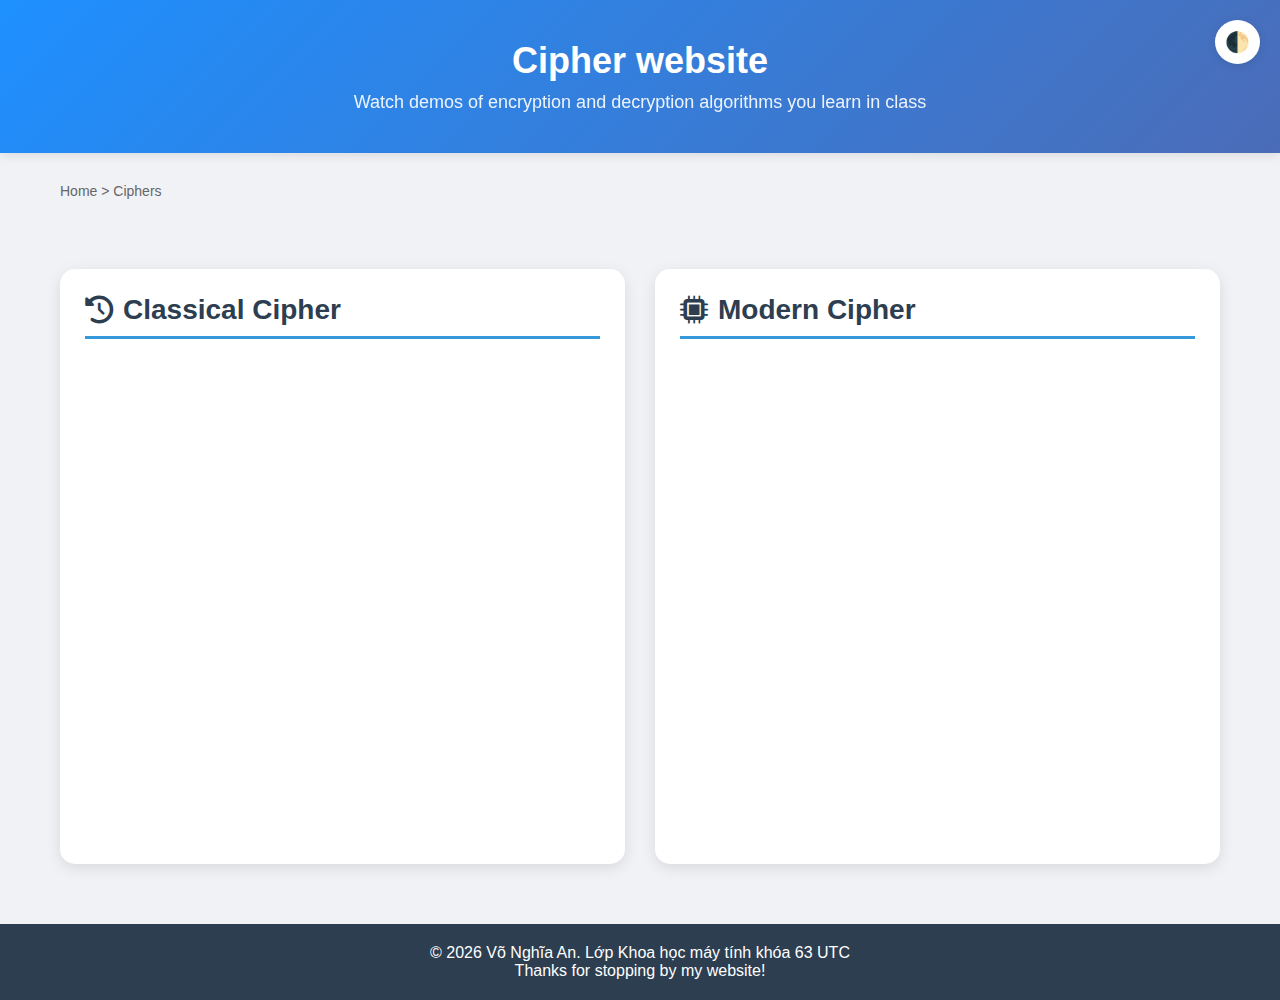
<file: index.html>
<!DOCTYPE html>
<html lang="en">
<head>
    <meta charset="UTF-8">
    <meta name="viewport" content="width=device-width, initial-scale=1.0">
    <title>Cryptography Learning</title>
    <!-- Font Awesome -->
    <link rel="stylesheet" href="https://cdnjs.cloudflare.com/ajax/libs/font-awesome/6.0.0/css/all.min.css">
    <style>
        /* Reset CSS */
        * {
            margin: 0;
            padding: 0;
            box-sizing: border-box;
        }

        body {
            font-family: 'Arial', sans-serif;
            background: #f0f2f5;
            transition: background-color 0.3s ease;
        }

        /* Header Styles */
        .header {
            background: linear-gradient(135deg, #1e90ff, #4b6cb7);
            color: white;
            padding: 40px 20px;
            text-align: center;
            box-shadow: 0 2px 10px rgba(0,0,0,0.1);
        }

        .header h1 {
            font-size: 36px;
            margin-bottom: 10px;
        }

        .header p {
            font-size: 18px;
            opacity: 0.9;
        }

        /* Breadcrumb */
        .breadcrumb {
            max-width: 1200px;
            margin: 20px auto;
            padding: 10px 20px;
            color: #666;
            font-size: 14px;
        }

        /* Container Styles */
        .container {
            max-width: 1200px;
            margin: 40px auto;
            padding: 20px;
            display: grid;
            grid-template-columns: repeat(auto-fit, minmax(300px, 1fr));
            gap: 30px;
            animation: fadeIn 0.5s ease;
        }

        /* Section Styles */
        .section {
            background: white;
            border-radius: 15px;
            padding: 25px;
            box-shadow: 0 4px 15px rgba(0,0,0,0.1);
        }

        .title {
            font-size: 28px;
            font-weight: bold;
            margin-bottom: 25px;
            color: #2c3e50;
            border-bottom: 3px solid #3498db;
            padding-bottom: 10px;
            display: flex;
            align-items: center;
            gap: 10px;
        }

        /* Item Styles */
        .item {
            background: #f8f9fa;
            border-radius: 10px;
            padding: 15px;
            margin-bottom: 15px;
            transition: all 0.3s ease;
            cursor: pointer;
            border-left: 4px solid #3498db;
            position: relative;
            overflow: hidden;
            animation: fadeInUp 0.5s ease forwards;
            opacity: 0;
        }

        .item:hover {
            transform: translateY(-3px);
            box-shadow: 0 5px 15px rgba(52, 152, 219, 0.3);
            background: #e8f4f8;
        }

        .item::after {
            content: '';
            position: absolute;
            bottom: 0;
            left: 0;
            width: 100%;
            height: 2px;
            background: linear-gradient(to right, #3498db, #2ecc71);
            transform: scaleX(0);
            transition: transform 0.3s ease;
        }

        .item:hover::after {
            transform: scaleX(1);
        }

        .item-name {
            font-size: 18px;
            font-weight: 600;
            color: #2c3e50;
            margin-bottom: 8px;
            display: flex;
            align-items: center;
            gap: 10px;
        }

        .badge {
            background: #3498db;
            color: white;
            padding: 3px 8px;
            border-radius: 12px;
            font-size: 12px;
            margin-left: auto;
        }

        .item-description {
            font-size: 14px;
            color: #666;
            line-height: 1.5;
        }

        /* Theme Toggle */
        .theme-toggle {
            position: fixed;
            top: 20px;
            right: 20px;
            background: white;
            border: none;
            padding: 10px;
            border-radius: 50%;
            cursor: pointer;
            box-shadow: 0 2px 10px rgba(0,0,0,0.1);
            font-size: 20px;
            transition: all 0.3s ease;
        }

        .theme-toggle:hover {
            transform: rotate(180deg);
        }

        /* Dark Theme */
        body.dark-theme {
            background: #1a1a1a;
            color: #fff;
        }

        body.dark-theme .section {
            background: #2d2d2d;
            box-shadow: 0 4px 15px rgba(0,0,0,0.2);
        }

        body.dark-theme .item {
            background: #3d3d3d;
            border-left-color: #1e90ff;
        }

        body.dark-theme .item-name {
            color: #fff;
        }

        body.dark-theme .item-description {
            color: #ddd;
        }

        /* Footer */
        .footer {
            text-align: center;
            padding: 20px;
            background: #2c3e50;
            color: white;
            margin-top: 40px;
        }

        /* Animations */
        @keyframes fadeIn {
            from { opacity: 0; }
            to { opacity: 1; }
        }

        @keyframes fadeInUp {
            from {
                opacity: 0;
                transform: translateY(20px);
            }
            to {
                opacity: 1;
                transform: translateY(0);
            }
        }

        /* Responsive Design */
        @media (max-width: 768px) {
            .container {
                grid-template-columns: 1fr;
            }
            
            .section {
                margin: 10px;
            }
            
            .title {
                font-size: 24px;
            }

            .header h1 {
                font-size: 28px;
            }
        }
    </style>
</head>
<body>
    <button class="theme-toggle" title="Toggle theme">🌓</button>

    <header class="header">
        <h1>Cipher website</h1>
        <p>Watch demos of encryption and decryption algorithms you learn in class</p>
    </header>

    <div class="breadcrumb">
        <span>Home</span> > <span>Ciphers</span>
    </div>

    <div class="container">
        <div class="section">
            <div class="title">
                <i class="fas fa-history"></i>
                Classical Cipher
            </div>
            <div class="item">
                <div class="item-name">
                    <i class="fas fa-key"></i>
                    Caesar Cipher
                    <span class="badge">Classical</span>
                </div>
                <div class="item-description">A simple cipher that shifts each letter by a fixed number of positions</div>
            </div>
            <div class="item">
                <div class="item-name">
                    <i class="fas fa-table"></i>
                    Playfair Cipher
                    <span class="badge">Classical</span>
                </div>
                <div class="item-description">Encrypts pairs of letters using a 5x5 matrix of alphabets</div>
            </div>
            <div class="item">
                <div class="item-name">
                    <i class="fas fa-random"></i>
                    Permutation Cipher
                    <span class="badge">Classical</span>
                </div>
                <div class="item-description">Rearranges the order of characters in plaintext</div>
            </div>
            <div class="item">
                <div class="item-name">
                    <i class="fas fa-exchange-alt"></i>
                    Substitution Cipher
                    <span class="badge">Classical</span>
                </div>
                <div class="item-description">Replaces each letter with another letter using a fixed mapping</div>
            </div>
            <div class="item">
                <div class="item-name">
                    <i class="fas fa-keyboard"></i>
                    Vigenère Cipher
                    <span class="badge">Classical</span>
                </div>
                <div class="item-description">Uses a keyword to create multiple Caesar cipher shifts</div>
            </div>
        </div>

        <div class="section">
            <div class="title">
                <i class="fas fa-microchip"></i>
                Modern Cipher
            </div>
            <div class="item">
                <div class="item-name">
                    <i class="fas fa-lock"></i>
                    RSA
                    <span class="badge">Modern</span>
                </div>
                <div class="item-description">Secure encryption using prime numbers and public-private key pairs</div>
            </div>
            <div class="item">
                <div class="item-name">
                    <i class="fas fa-shield-alt"></i>
                    AES
                    <span class="badge">Modern</span>
                </div>
                <div class="item-description">Modern block cipher standard for secure data encryption</div>
            </div>
            <div class="item">
                <div class="item-name">
                    <i class="fas fa-history"></i>
                    DES
                    <span class="badge">Modern</span>
                </div>
                <div class="item-description">Legacy block cipher algorithm with 56-bit key</div>
            </div>
            <div class="item">
                <div class="item-name">
                    <i class="fas fa-key"></i>
                    Symmetric Crypto
                    <span class="badge">Modern</span>
                </div>
                <div class="item-description">Encryption method using the same key for encoding and decoding</div>
            </div>
            <div class="item">
                <div class="item-name">
                    <i class="fas fa-keys"></i>
                    Asymmetric Crypto
                    <span class="badge">Modern</span>
                </div>
                <div class="item-description">Encryption using different keys for encoding and decoding</div>
            </div>
        </div>
    </div>

    <footer class = "footer">
        <p>© <span id="year"></span> Võ Nghĩa An. Lớp Khoa học máy tính khóa 63 UTC</p>
        <p>Thanks for stopping by my website!</p>
        <script>
          document.getElementById("year").textContent = new Date().getFullYear();
        </script>
      </footer>

<script>
    const pages = {
        'Caesar Cipher': 'pages/caesar.html',
        'Playfair Cipher': 'pages/playfair.html',
        'Permutation Cipher': 'pages/permutation.html',
        'Substitution Cipher': 'pages/substitution.html',
        'Vigenère Cipher': 'pages/vigenere.html',
        'RSA': 'pages/rsa.html',
        'AES': 'pages/aes.html',
        'DES': 'pages/des.html',
        'Symmetric Crypto': 'pages/symmetric-crypto-demo.html',
        'Asymmetric Crypto': 'pages/asymmetric-crypto-demo.html'
    };

    // Sửa phần xử lý click event
    document.querySelectorAll('.item').forEach(item => {
        item.addEventListener('click', () => {
            // Lấy text content và loại bỏ badge
            const itemName = item.querySelector('.item-name').textContent
                .replace('Classical', '')
                .replace('Modern', '')
                .trim();
            
            if (pages[itemName]) {
                window.location.href = pages[itemName];
            }
        });
    });

    // Theme toggle
    const themeToggle = document.querySelector('.theme-toggle');
    themeToggle.addEventListener('click', () => {
        document.body.classList.toggle('dark-theme');
    });

    // Add animation delay to items
    document.querySelectorAll('.item').forEach((item, index) => {
        item.style.animationDelay = `${index * 0.05}s`;
    });
</script>
</body>
</html>
</file>
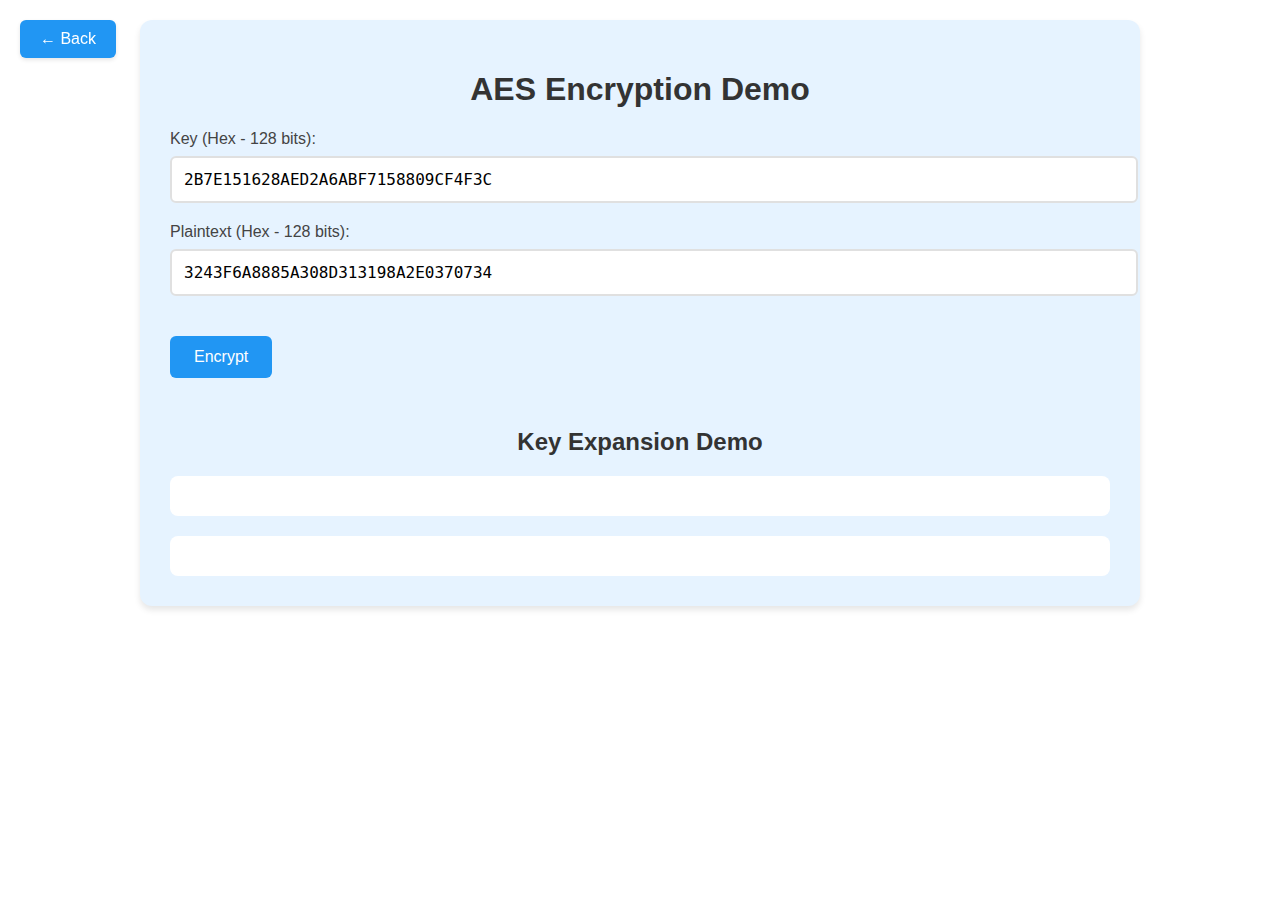
<file: pages/aes.html>
<!DOCTYPE html>
<html lang="en">
<head>
    <meta charset="UTF-8">
    <meta name="viewport" content="width=device-width, initial-scale=1.0">
    <link rel="stylesheet" href="../css/styles.css">
    <title>AES Encryption</title>
    <style>
        :root {
            --primary-blue: #e6f3ff;
            --accent-blue: #2196F3;
            --hover-blue: #1976D2;
        }
        
        body {
            font-family: 'Segoe UI', Arial, sans-serif;
            max-width: 1000px;
            margin: 0 auto;
            padding: 20px;
            background-color: #ffffff;
        }
        
        .container {
            background-color: var(--primary-blue);
            padding: 30px;
            border-radius: 12px;
            box-shadow: 0 4px 6px rgba(0, 0, 0, 0.1);
        }
        
        h1, h2 {
            color: #333;
            text-align: center;
        }
        
        .input-group {
            margin: 20px 0;
        }
        
        label {
            font-weight: 500;
            color: #444;
            display: block;
            margin-bottom: 8px;
        }
        
        input[type="text"] {
            width: 100%;
            padding: 12px;
            border: 2px solid #e0e0e0;

            border-radius: 6px;
            font-family: monospace;
            font-size: 16px;
        }
        
        button {
            background: var(--accent-blue);
            color: white;
            border: none;
            padding: 12px 24px;
            border-radius: 6px;
            cursor: pointer;
            font-size: 16px;
            margin: 20px 0;
        }
        
        .steps-container {
            background: white;
            padding: 20px;
            border-radius: 8px;
            margin-top: 20px;
        }
        
        .step {
            margin-bottom: 20px;
            padding: 15px;
            background: var(--primary-blue);
            border-radius: 6px;
        }
        
        .matrix-grid {

            display: grid;
            grid-template-columns: repeat(4, 1fr);
            gap: 8px;
            margin: 10px 0;
        }
        
        .matrix-cell {
            background: white;
            border: 1px solid var(--accent-blue);
            padding: 12px;
            text-align: center;
            font-family: monospace;
            font-size: 16px;
        }

        .key-expansion-container {
            margin-top: 30px;
        }   

        .expansion-step {
            background: var(--primary-blue);
            padding: 15px;
            margin-bottom: 10px;
            border-radius: 6px;
        }

        .formula {
            font-family: monospace;
            background: white;
            padding: 8px;
            border-radius: 4px;
            margin: 5px 0;
        }

        .operation {
            color: var(--accent-blue);
            font-weight: bold;

        }
    </style>
</head>
<body>
    

    <a href="../index.html" class="back-button">← Back</a>

    <div class="container">
        <h1>AES Encryption Demo</h1>
        
        <div class="input-group">
            <label for="key">Key (Hex - 128 bits):</label>
            <input type="text" id="key" value="2B7E151628AED2A6ABF7158809CF4F3C">
        </div>
        
        <div class="input-group">
            <label for="plaintext">Plaintext (Hex - 128 bits):</label>
            <input type="text" id="plaintext" value="3243F6A8885A308D313198A2E0370734">
        </div>
        
        <button onclick="startEncryption()">Encrypt</button>
        
        <!-- Add this inside the container div in aes.html -->
        <div class="key-expansion-container">
            <h2>Key Expansion Demo</h2>
            <div id="keyExpansionSteps" class="steps-container"></div>
        </div>

        <div id="steps" class="steps-container">
            <!-- Steps will be populated by JavaScript -->

        </div>
    </div>
    <script src="../js/aes.js"></script>
</body>
</html>
</file>
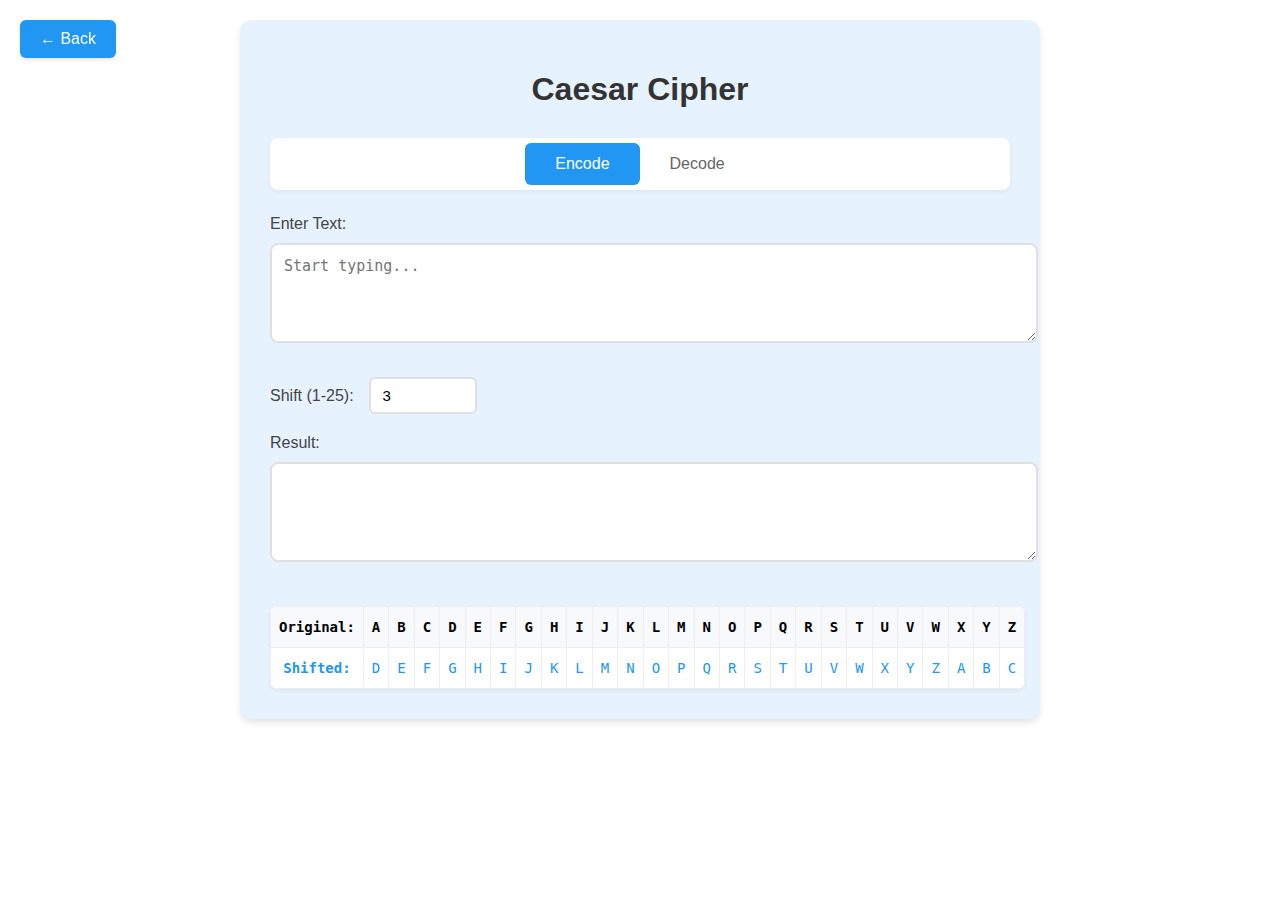
<file: pages/caesar.html>
<!DOCTYPE html>
<html lang="en">
<head>
    <meta charset="UTF-8">
    <meta name="viewport" content="width=device-width, initial-scale=1.0">
    <link rel="stylesheet" href="../css/styles.css">
    <title>Caesar Cipher</title>
    <link>
    <style>
        :root {
            --primary-blue: #e6f3ff;
            --accent-blue: #2196F3;
            --hover-blue: #1976D2;
        }
        
        body {
            font-family: 'Segoe UI', Arial, sans-serif;
            max-width: 800px;
            margin: 0 auto;
            padding: 20px;
            background-color: #ffffff;
        }
        
        .container {
            background-color: var(--primary-blue);
            padding: 30px;
            border-radius: 12px;
            box-shadow: 0 4px 6px rgba(0, 0, 0, 0.1);
        }
        
        h1 {
            color: #333;
            text-align: center;
            margin-bottom: 30px;
        }
        
        .tab-container {
            display: flex;
            justify-content: center;
            margin-bottom: 25px;
            background: white;
            padding: 5px;
            border-radius: 8px;
            box-shadow: 0 2px 4px rgba(0, 0, 0, 0.05);
        }
        
        .tab {
            padding: 12px 30px;
            border: none;
            background: none;
            cursor: pointer;
            font-size: 16px;
            font-weight: 500;
            color: #666;
            border-radius: 6px;
            transition: all 0.3s ease;
        }
        
        .tab.active {
            background-color: var(--accent-blue);
            color: white;
        }
        
        textarea {
            width: 100%;
            margin: 10px 0;
            padding: 12px;
            border: 2px solid #e0e0e0;
            border-radius: 8px;
            resize: vertical;
            font-size: 15px;
            transition: border-color 0.3s ease;
            background: white;
        }
        
        textarea:focus {
            outline: none;
            border-color: var(--accent-blue);
        }
        
        .controls {
            margin: 20px 0;
            display: flex;
            gap: 15px;
            align-items: center;
        }
        
        input[type="number"] {
            width: 80px;
            padding: 8px 12px;
            border: 2px solid #e0e0e0;
            border-radius: 6px;
            font-size: 15px;
            transition: border-color 0.3s ease;
        }
        
        input[type="number"]:focus {
            outline: none;
            border-color: var(--accent-blue);
        }
        
        label {
            font-weight: 500;
            color: #444;
        }
        
        .alphabet-table {
            width: 100%;
            margin-top: 30px;
            border-collapse: collapse;
            background: white;
            border-radius: 8px;
            overflow: hidden;
            box-shadow: 0 2px 4px rgba(0, 0, 0, 0.05);
        }
        
        .alphabet-table th,
        .alphabet-table td {
            padding: 12px 8px;
            text-align: center;
            border: 1px solid #eee;
            font-family: monospace;
            font-size: 14px;
        }
        
        .alphabet-table thead th {
            background-color: #f8f9fa;
            font-weight: 600;
        }
        
        .shifted-row {
            color: var(--accent-blue);
        }
    </style>
</head>
<body>
    <a href="../index.html" class="back-button">← Back</a>
    <div class="container">
        <h1>Caesar Cipher</h1>

        <div class="tab-container">
            <button class="tab active" id="encodeTab">Encode</button>
            <button class="tab" id="decodeTab">Decode</button>

        </div>
        <div>
            <label for="input">Enter Text:</label>
            <textarea id="input" rows="4" placeholder="Start typing..."></textarea>
        </div>
        <div class="controls">
            <label for="shift">Shift (1-25):</label>
            <input type="number" id="shift" min="1" max="25" value="3">
        </div>
        <div>
            <label for="output">Result:</label>
            <textarea id="output" rows="4" readonly></textarea>
        </div>
        
        <table class="alphabet-table">
            <thead>
                <tr>
                    <th>Original:</th>
                    <th>A</th><th>B</th><th>C</th><th>D</th><th>E</th><th>F</th><th>G</th><th>H</th><th>I</th><th>J</th><th>K</th><th>L</th><th>M</th>
                    <th>N</th><th>O</th><th>P</th><th>Q</th><th>R</th><th>S</th><th>T</th><th>U</th><th>V</th><th>W</th><th>X</th><th>Y</th><th>Z</th>
                </tr>
            </thead>
            <tbody>
                <tr class="shifted-row">
                    <th>Shifted:</th>
                    <td>D</td><td>E</td><td>F</td><td>G</td><td>H</td><td>I</td><td>J</td><td>K</td><td>L</td><td>M</td><td>N</td><td>O</td><td>P</td>
                    <td>Q</td><td>R</td><td>S</td><td>T</td><td>U</td><td>V</td><td>W</td><td>X</td><td>Y</td><td>Z</td><td>A</td><td>B</td><td>C</td>

                </tr>
            </tbody>
        </table>
    </div>
    <script src="../js/caesar.js"></script>
</body>
</html>
</file>
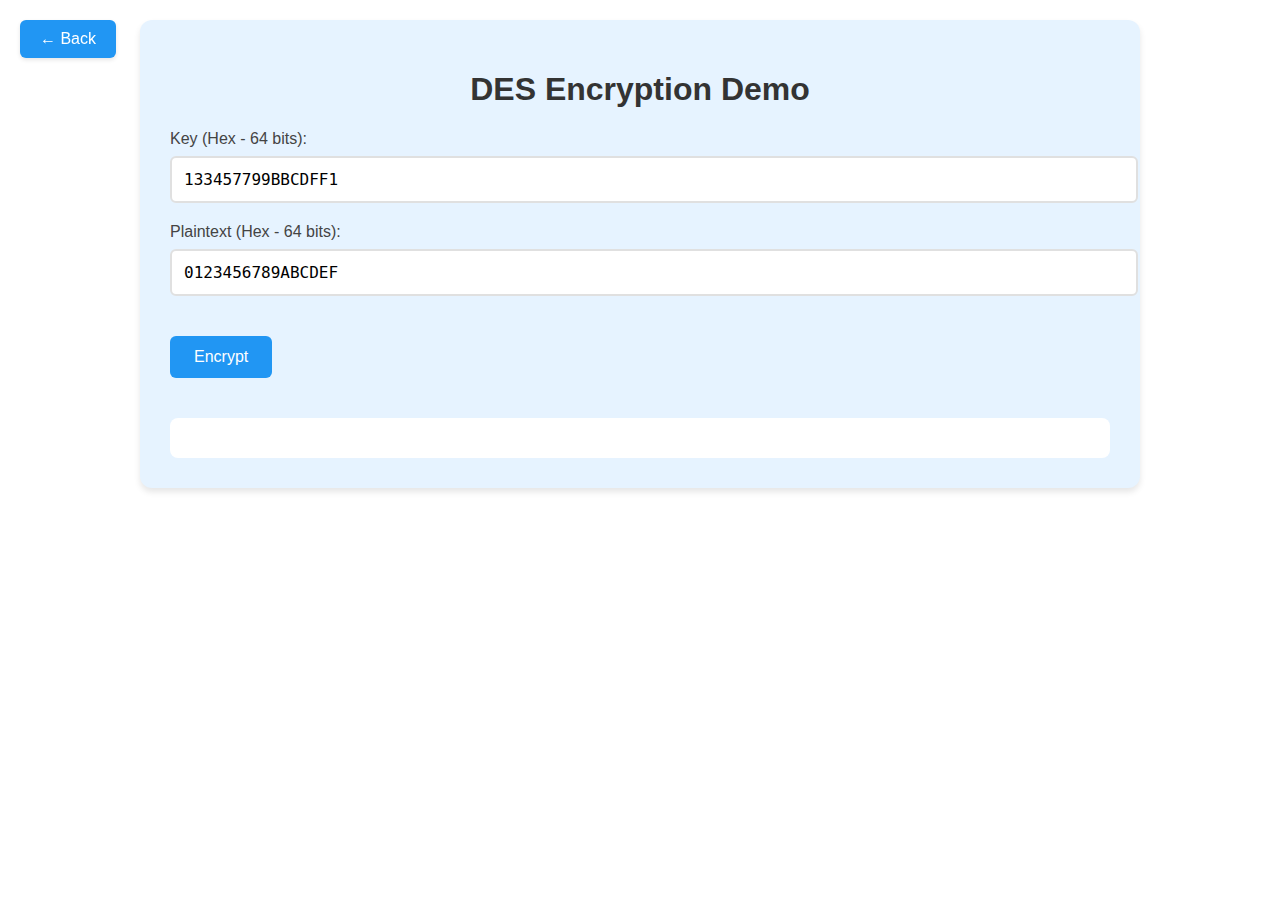
<file: pages/des.html>
<!DOCTYPE html>
<html lang="en">
<head>
    <meta charset="UTF-8">
    <meta name="viewport" content="width=device-width, initial-scale=1.0">
    <link rel="stylesheet" href="../css/styles.css">
    <title>DES Encryption</title>
    <style>
        :root {
            --primary-blue: #e6f3ff;
            --accent-blue: #2196F3;
            --hover-blue: #1976D2;
        }
        
        body {
            font-family: 'Segoe UI', Arial, sans-serif;
            max-width: 1000px;
            margin: 0 auto;
            padding: 20px;
            background-color: #ffffff;
        }
        
        .container {
            background-color: var(--primary-blue);
            padding: 30px;
            border-radius: 12px;
            box-shadow: 0 4px 6px rgba(0, 0, 0, 0.1);
        }
        
        h1, h2 {
            color: #333;
            text-align: center;
        }
        
        .input-group {
            margin: 20px 0;
        }
        
        label {
            font-weight: 500;
            color: #444;
            display: block;
            margin-bottom: 8px;
        }
        
        input[type="text"] {
            width: 100%;
            padding: 12px;
            border: 2px solid #e0e0e0;
            border-radius: 6px;
            font-family: monospace;
            font-size: 16px;
        }
        
        button {
            background: var(--accent-blue);
            color: white;
            border: none;
            padding: 12px 24px;
            border-radius: 6px;
            cursor: pointer;
            font-size: 16px;
            margin: 20px 0;
            transition: background-color 0.2s;
        }
        
        button:hover {
            background: var(--hover-blue);
        }
        
        .steps-container {
            background: white;
            padding: 20px;
            border-radius: 8px;
            margin-top: 20px;
        }
        
        .step {
            margin-bottom: 20px;
            padding: 15px;
            background: var(--primary-blue);
            border-radius: 6px;
        }
        
        .step pre {
            background: white;
            padding: 10px;
            border-radius: 4px;
            overflow-x: auto;
        }
    </style>
</head>
<body>
    <a href="../index.html" class="back-button">← Back</a>
    <div class="container">
        <h1>DES Encryption Demo</h1>
        
        <div class="input-group">
            <label for="key">Key (Hex - 64 bits):</label>
            <input type="text" id="key" value="133457799BBCDFF1">
        </div>
        
        <div class="input-group">
            <label for="plaintext">Plaintext (Hex - 64 bits):</label>
            <input type="text" id="plaintext" value="0123456789ABCDEF">
        </div>
        
        <button onclick="startEncryption()">Encrypt</button>
        
        <div id="steps" class="steps-container">
            <!-- Steps will be populated by JavaScript -->
        </div>
    </div>

    <script src="../js/des.js"> </script>
</body>
</html>
</file>
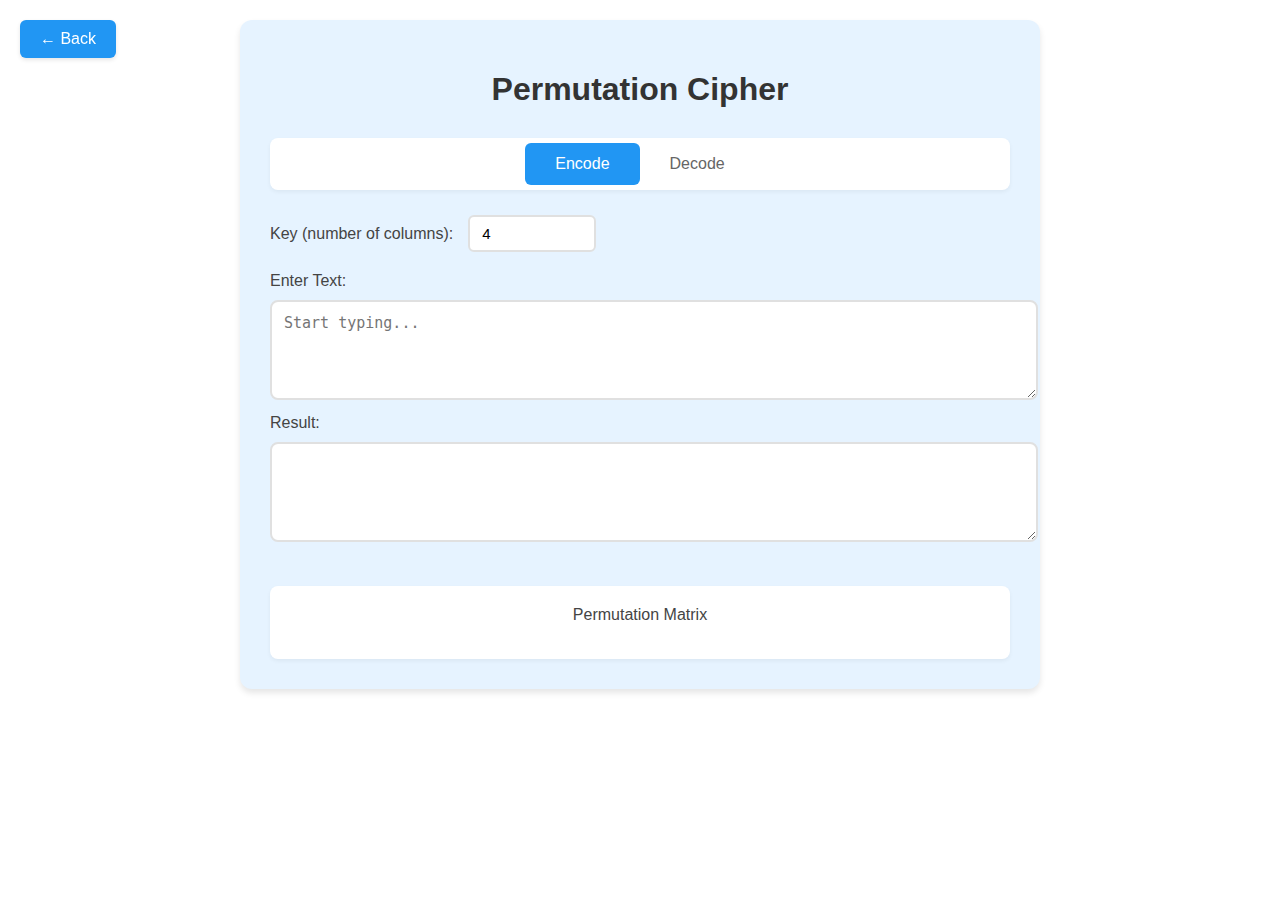
<file: pages/permutation.html>
<!DOCTYPE html>
<html lang="en">
<head>
    <meta charset="UTF-8">
    <meta name="viewport" content="width=device-width, initial-scale=1.0">
    <link rel="stylesheet" href="../css/styles.css">
    <title>Permutation Cipher</title>
    <style>
        :root {
            --primary-blue: #e6f3ff;
            --accent-blue: #2196F3;
            --hover-blue: #1976D2;
        }
        
        body {
            font-family: 'Segoe UI', Arial, sans-serif;
            max-width: 800px;
            margin: 0 auto;
            padding: 20px;
            background-color: #ffffff;
        }
        
        .container {
            background-color: var(--primary-blue);
            padding: 30px;
            border-radius: 12px;
            box-shadow: 0 4px 6px rgba(0, 0, 0, 0.1);
        }
        
        h1 {
            color: #333;
            text-align: center;
            margin-bottom: 30px;
        }
        
        .tab-container {
            display: flex;
            justify-content: center;
            margin-bottom: 25px;
            background: white;
            padding: 5px;
            border-radius: 8px;
            box-shadow: 0 2px 4px rgba(0, 0, 0, 0.05);
        }
        
        .tab {
            padding: 12px 30px;
            border: none;
            background: none;
            cursor: pointer;
            font-size: 16px;
            font-weight: 500;
            color: #666;
            border-radius: 6px;
            transition: all 0.3s ease;
        }
        
        .tab.active {
            background-color: var(--accent-blue);
            color: white;
        }
        
        textarea {
            width: 100%;
            margin: 10px 0;
            padding: 12px;
            border: 2px solid #e0e0e0;
            border-radius: 8px;
            resize: vertical;
            font-size: 15px;
            transition: border-color 0.3s ease;
            background: white;
        }
        
        textarea:focus {
            outline: none;
            border-color: var(--accent-blue);
        }
        
        .controls {
            margin: 20px 0;
            display: flex;
            gap: 15px;
            align-items: center;
        }
        
        input[type="number"] {
            width: 100px;
            padding: 8px 12px;
            border: 2px solid #e0e0e0;
            border-radius: 6px;
            font-size: 15px;
            transition: border-color 0.3s ease;
        }
        
        input[type="number"]:focus {
            outline: none;
            border-color: var(--accent-blue);
        }
        
        label {
            font-weight: 500;
            color: #444;
        }
        
        .matrix-container {
            margin-top: 30px;
            background: white;
            padding: 20px;
            border-radius: 8px;
            box-shadow: 0 2px 4px rgba(0, 0, 0, 0.05);
        }
        
        .matrix-title {
            text-align: center;
            margin-bottom: 15px;
            color: #444;
            font-weight: 500;
        }
        
        .matrix-grid {
            display: grid;
            gap: 8px;
            margin: 0 auto;
        }
        
        .matrix-cell {
            background: var(--primary-blue);
            border: 1px solid var(--accent-blue);
            padding: 12px;
            text-align: center;
            font-family: monospace;
            font-size: 18px;
            font-weight: bold;
            color: var(--accent-blue);
            border-radius: 4px;
        }
    </style>
</head>
<body>
    <a href="../index.html" class="back-button">← Back</a>
    <div class="container">
        <h1>Permutation Cipher</h1>
        <div class="tab-container">
            <button class="tab active" id="encodeTab">Encode</button>
            <button class="tab" id="decodeTab">Decode</button>
        </div>
        <div class="controls">
            <label for="key">Key (number of columns):</label>
            <input type="number" id="key" min="2" value="4" placeholder="Enter key...">
        </div>
        <div>
            <label for="input">Enter Text:</label>
            <textarea id="input" rows="4" placeholder="Start typing..."></textarea>
        </div>
        <div>
            <label for="output">Result:</label>
            <textarea id="output" rows="4" readonly></textarea>
        </div>
        
        <div class="matrix-container">
            <div class="matrix-title">Permutation Matrix</div>
            <div class="matrix-grid" id="matrixGrid">
                <!-- Matrix cells will be populated by JavaScript -->
            </div>
        </div>
    </div>
    <script src="../js/permutation.js"></script>
</body>
</html>
</file>
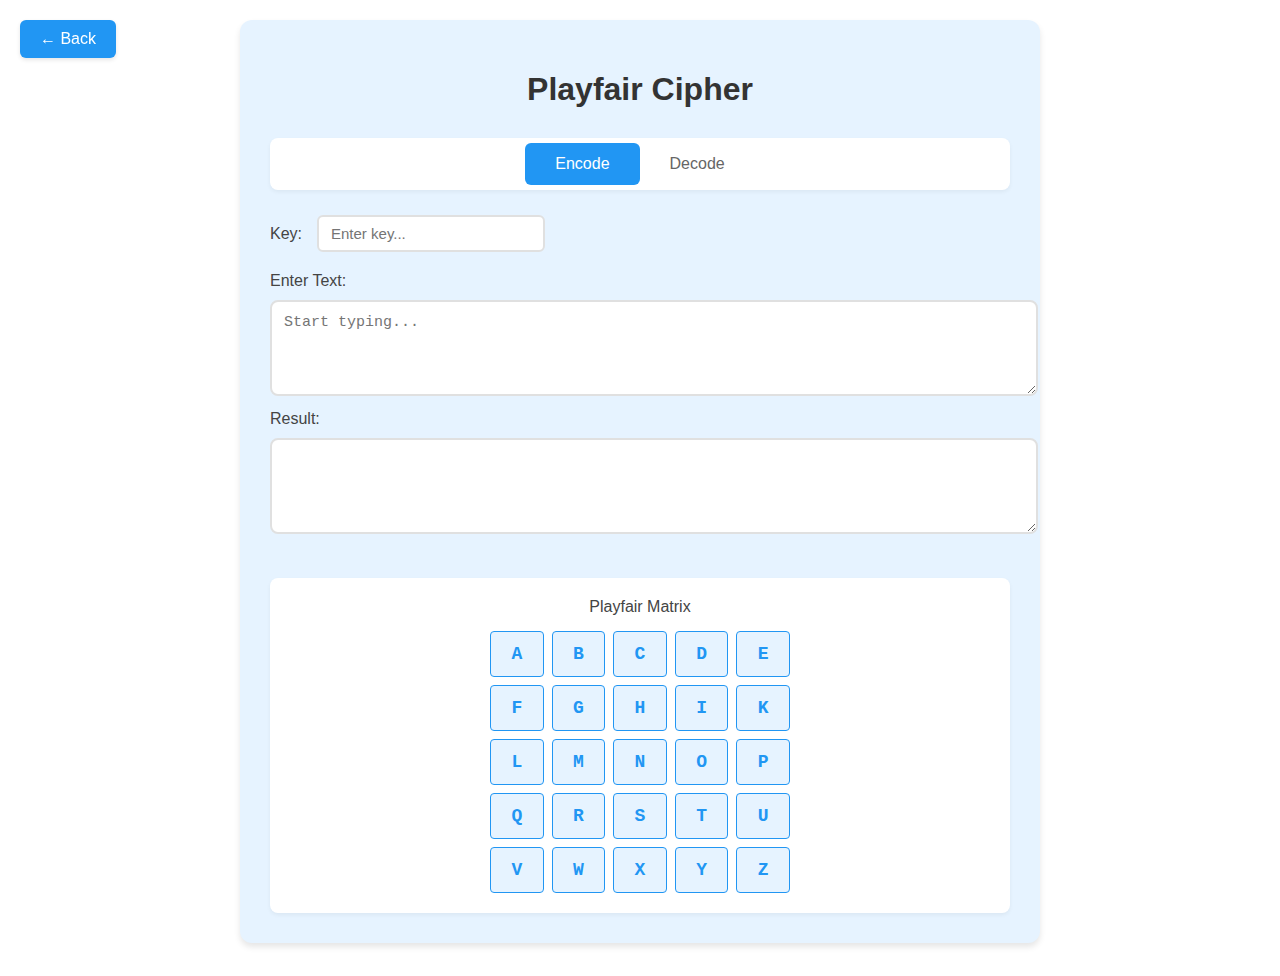
<file: pages/playfair.html>
<!DOCTYPE html>
<html lang="en">
<head>
    <meta charset="UTF-8">
    <meta name="viewport" content="width=device-width, initial-scale=1.0">
    <link rel="stylesheet" href="../css/styles.css">
    <title>Playfair Cipher</title>
    <style>
        :root {
            --primary-blue: #e6f3ff;
            --accent-blue: #2196F3;
            --hover-blue: #1976D2;
        }
        
        body {
            font-family: 'Segoe UI', Arial, sans-serif;
            max-width: 800px;
            margin: 0 auto;
            padding: 20px;
            background-color: #ffffff;
        }
        
        .container {
            background-color: var(--primary-blue);
            padding: 30px;
            border-radius: 12px;
            box-shadow: 0 4px 6px rgba(0, 0, 0, 0.1);
        }
        
        h1 {
            color: #333;
            text-align: center;
            margin-bottom: 30px;
        }
        
        .tab-container {
            display: flex;
            justify-content: center;
            margin-bottom: 25px;
            background: white;
            padding: 5px;
            border-radius: 8px;
            box-shadow: 0 2px 4px rgba(0, 0, 0, 0.05);
        }
        
        .tab {
            padding: 12px 30px;
            border: none;
            background: none;
            cursor: pointer;
            font-size: 16px;
            font-weight: 500;
            color: #666;
            border-radius: 6px;
            transition: all 0.3s ease;
        }
        
        .tab.active {
            background-color: var(--accent-blue);
            color: white;
        }
        
        textarea {
            width: 100%;
            margin: 10px 0;
            padding: 12px;
            border: 2px solid #e0e0e0;
            border-radius: 8px;
            resize: vertical;
            font-size: 15px;
            transition: border-color 0.3s ease;
            background: white;
        }
        
        textarea:focus {
            outline: none;
            border-color: var(--accent-blue);
        }
        
        .controls {
            margin: 20px 0;
            display: flex;
            gap: 15px;
            align-items: center;
        }
        
        input[type="text"] {
            width: 200px;
            padding: 8px 12px;
            border: 2px solid #e0e0e0;
            border-radius: 6px;
            font-size: 15px;
            transition: border-color 0.3s ease;
        }
        
        input[type="text"]:focus {
            outline: none;
            border-color: var(--accent-blue);
        }
        
        label {
            font-weight: 500;
            color: #444;
        }
        
        .matrix-container {
            margin-top: 30px;
            background: white;
            padding: 20px;
            border-radius: 8px;
            box-shadow: 0 2px 4px rgba(0, 0, 0, 0.05);
        }
        
        .matrix-title {
            text-align: center;
            margin-bottom: 15px;
            color: #444;
            font-weight: 500;
        }
        
        .matrix-grid {
            display: grid;
            grid-template-columns: repeat(5, 1fr);
            gap: 8px;
            max-width: 300px;
            margin: 0 auto;
        }
        
        .matrix-cell {
            background: var(--primary-blue);
            border: 1px solid var(--accent-blue);
            padding: 12px;
            text-align: center;
            font-family: monospace;
            font-size: 18px;
            font-weight: bold;
            color: var(--accent-blue);
            border-radius: 4px;

        }
    </style>
</head>
<body>
    <a href="../index.html" class="back-button">← Back</a>
    <div class="container">
        <h1>Playfair Cipher</h1>
        <div class="tab-container">
            <button class="tab active" id="encodeTab">Encode</button>
            <button class="tab" id="decodeTab">Decode</button>
        </div>
        <div class="controls">
            <label for="key">Key:</label>
            <input type="text" id="key" placeholder="Enter key...">
        </div>
        <div>
            <label for="input">Enter Text:</label>
            <textarea id="input" rows="4" placeholder="Start typing..."></textarea>
        </div>
        <div>
            <label for="output">Result:</label>
            <textarea id="output" rows="4" readonly></textarea>
        </div>
        
        <div class="matrix-container">
            <div class="matrix-title">Playfair Matrix</div>
            <div class="matrix-grid" id="matrixGrid">
                <!-- Matrix cells will be populated by JavaScript -->
            </div>
        </div>
    </div>
    <script src="../js/playfair.js"></script>
</body>
</html>
</file>
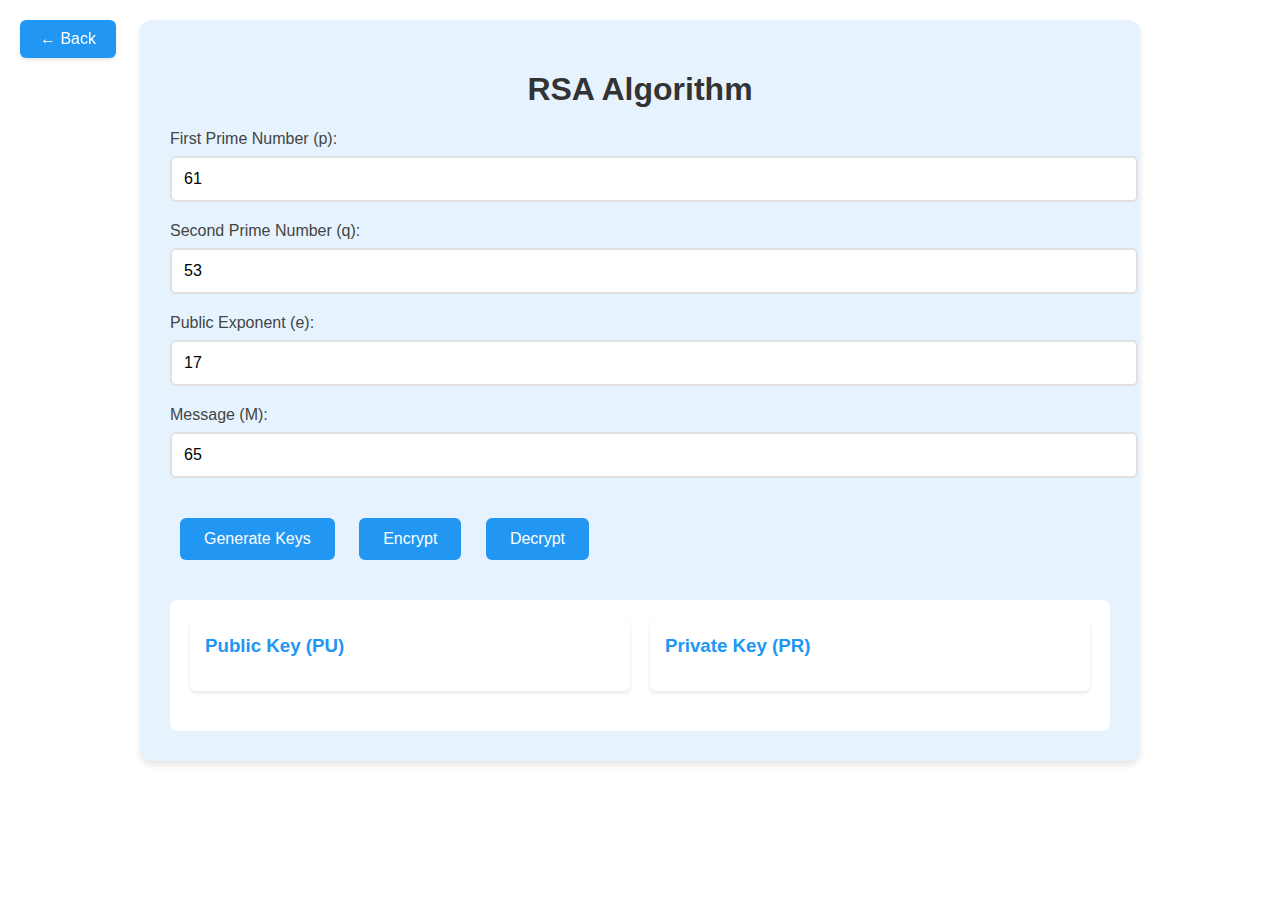
<file: pages/rsa.html>
<!DOCTYPE html>
<html lang="en">
<head>
    <meta charset="UTF-8">
    <meta name="viewport" content="width=device-width, initial-scale=1.0">

    <link rel="stylesheet" href="../css/styles.css">

    <title>RSA Algorithm Demo</title>
    <style>
        :root {
            --primary-blue: #e6f3ff;
            --accent-blue: #2196F3;
            --hover-blue: #1976D2;
        }
        
        body {
            font-family: 'Segoe UI', Arial, sans-serif;
            max-width: 1000px;
            margin: 0 auto;
            padding: 20px;
            background-color: #ffffff;
        }
        
        .container {
            background-color: var(--primary-blue);
            padding: 30px;
            border-radius: 12px;
            box-shadow: 0 4px 6px rgba(0, 0, 0, 0.1);
        }
        
        h1, h2 {
            color: #333;
            text-align: center;
        }
        
        .input-group {
            margin: 20px 0;
        }
        
        label {
            font-weight: 500;
            color: #444;
            display: block;
            margin-bottom: 8px;
        }
        
        input[type="number"] {
            width: 100%;
            padding: 12px;
            border: 2px solid #e0e0e0;
            border-radius: 6px;
            font-size: 16px;
        }
        
        button {
            background: var(--accent-blue);
            color: white;
            border: none;
            padding: 12px 24px;
            border-radius: 6px;
            cursor: pointer;
            font-size: 16px;
            margin: 20px 10px;
            transition: background-color 0.2s;
        }
        
        button:hover {
            background: var(--hover-blue);
        }
        
        .steps-container {
            background: white;
            padding: 20px;
            border-radius: 8px;
            margin-top: 20px;
        }
        
        .step {
            margin-bottom: 20px;
            padding: 15px;
            background: var(--primary-blue);
            border-radius: 6px;
        }
        
        .step pre {
            background: white;
            padding: 10px;
            border-radius: 4px;
            overflow-x: auto;
            white-space: pre-wrap;
        }

        .keys-display {
            display: grid;
            grid-template-columns: 1fr 1fr;
            gap: 20px;
            margin-bottom: 20px;
        }

        .key-box {
            background: white;
            padding: 15px;
            border-radius: 6px;
            box-shadow: 0 2px 4px rgba(0, 0, 0, 0.1);
        }

        .key-box h3 {
            color: var(--accent-blue);
            margin-top: 0;
        }

        #steps h3 {
            color: var(--accent-blue);
        }

        .button-group {
            display: flex;
            justify-content: center;
            gap: 10px;
        }
    </style>
</head>
<body>

    <a href="../index.html" class="back-button">← Back</a>

    <div class="container">
        <h1>RSA Algorithm</h1>
        
        <div class="input-group">
            <label for="p">First Prime Number (p):</label>
            <input type="number" id="p" value="61">
        </div>
        
        <div class="input-group">
            <label for="q">Second Prime Number (q):</label>
            <input type="number" id="q" value="53">
        </div>
        
        <div class="input-group">
            <label for="e">Public Exponent (e):</label>
            <input type="number" id="e" value="17">
        </div>
        
        <div class="input-group">
            <label for="message">Message (M):</label>
            <input type="number" id="message" value="65">
        </div>
        
        <button onclick="generateKeys()">Generate Keys</button>
        <button onclick="encryptMessage()">Encrypt</button>
        <button onclick="decryptMessage()">Decrypt</button>
        
        <div class="steps-container">
            <div class="keys-display">
                <div class="key-box">
                    <h3>Public Key (PU)</h3>
                    <div id="public-key"></div>
                </div>
                <div class="key-box">
                    <h3>Private Key (PR)</h3>
                    <div id="private-key"></div>
                </div>
            </div>
            <div id="steps">
                <!-- Steps will be populated by JavaScript -->
            </div>
        </div>
    </div>
    <script src = "../js/rsa.js"></script>
</body>
</html>
</file>
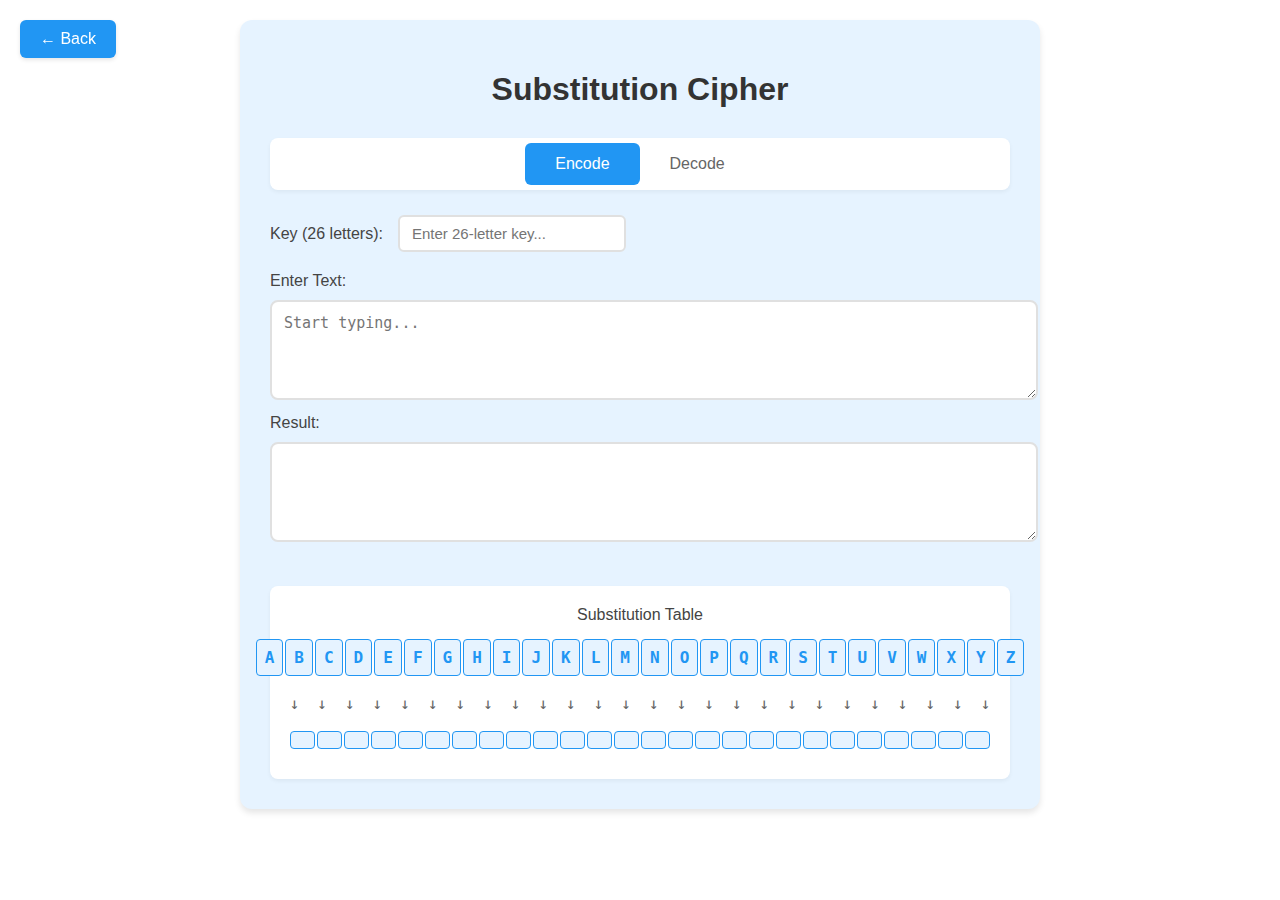
<file: pages/substitution.html>
<!DOCTYPE html>
<html lang="en">
<head>
    <meta charset="UTF-8">
    <meta name="viewport" content="width=device-width, initial-scale=1.0">
    <link rel="stylesheet" href="../css/styles.css">
    <title>Substitution Cipher</title>
    <style>
        :root {
            --primary-blue: #e6f3ff;
            --accent-blue: #2196F3;
            --hover-blue: #1976D2;
        }
        
        body {
            font-family: 'Segoe UI', Arial, sans-serif;
            max-width: 800px;
            margin: 0 auto;
            padding: 20px;
            background-color: #ffffff;
        }
        
        .container {
            background-color: var(--primary-blue);
            padding: 30px;
            border-radius: 12px;
            box-shadow: 0 4px 6px rgba(0, 0, 0, 0.1);
        }
        
        h1 {
            color: #333;
            text-align: center;
            margin-bottom: 30px;
        }
        
        .tab-container {
            display: flex;
            justify-content: center;
            margin-bottom: 25px;
            background: white;
            padding: 5px;
            border-radius: 8px;
            box-shadow: 0 2px 4px rgba(0, 0, 0, 0.05);
        }
        
        .tab {
            padding: 12px 30px;
            border: none;
            background: none;
            cursor: pointer;
            font-size: 16px;
            font-weight: 500;
            color: #666;
            border-radius: 6px;
            transition: all 0.3s ease;
        }
        
        .tab.active {
            background-color: var(--accent-blue);
            color: white;
        }
        
        textarea {
            width: 100%;
            margin: 10px 0;
            padding: 12px;
            border: 2px solid #e0e0e0;
            border-radius: 8px;
            resize: vertical;
            font-size: 15px;
            transition: border-color 0.3s ease;
            background: white;
        }
        
        textarea:focus {
            outline: none;
            border-color: var(--accent-blue);
        }
        
        .controls {
            margin: 20px 0;
            display: flex;
            gap: 15px;
            align-items: center;
        }
        
        input[type="text"] {
            width: 200px;
            padding: 8px 12px;
            border: 2px solid #e0e0e0;
            border-radius: 6px;
            font-size: 15px;
            transition: border-color 0.3s ease;
        }
        
        input[type="text"]:focus {
            outline: none;
            border-color: var(--accent-blue);
        }
        
        label {
            font-weight: 500;
            color: #444;
        }
        
        .alphabet-container {
            margin-top: 30px;
            background: white;
            padding: 20px;
            border-radius: 8px;
            box-shadow: 0 2px 4px rgba(0, 0, 0, 0.05);
        }
        
        .alphabet-title {
            text-align: center;
            margin-bottom: 15px;
            color: #444;
            font-weight: 500;
        }
        
        .alphabet-row {
            display: flex;
            justify-content: center;
            margin: 10px 0;
            gap: 2px;
        }
        
        .alphabet-cell {
            background: var(--primary-blue);
            border: 1px solid var(--accent-blue);
            padding: 8px;
            width: 20px;
            text-align: center;
            font-family: monospace;
            font-size: 16px;
            font-weight: bold;
            color: var(--accent-blue);
            border-radius: 4px;
        }

        .arrow-cell {
            padding: 8px;
            width: 20px;
            text-align: center;
            font-family: monospace;
            font-size: 16px;
            color: #666;
        }
    </style>
</head>
<body>
    <a href="../index.html" class="back-button">← Back</a>
    <div class="container">
        <h1>Substitution Cipher</h1>
        <div class="tab-container">
            <button class="tab active" id="encodeTab">Encode</button>
            <button class="tab" id="decodeTab">Decode</button>
        </div>
        <div class="controls">
            <label for="key">Key (26 letters):</label>
            <input type="text" id="key" maxlength="26" placeholder="Enter 26-letter key...">
        </div>
        <div>
            <label for="input">Enter Text:</label>
            <textarea id="input" rows="4" placeholder="Start typing..."></textarea>
        </div>
        <div>
            <label for="output">Result:</label>
            <textarea id="output" rows="4" readonly></textarea>
        </div>
        
        <div class="alphabet-container">
            <div class="alphabet-title">Substitution Table</div>
            <div class="alphabet-display">
                <div class="alphabet-row" id="plainAlphabet">
                    <!-- Original alphabet will be populated by JavaScript -->
                </div>
                <div class="alphabet-row" id="arrowRow">
                    <!-- Arrows will be populated by JavaScript -->
                </div>
                <div class="alphabet-row" id="cipherAlphabet">
                    <!-- Substitution alphabet will be populated by JavaScript -->
                </div>
            </div>
        </div>
    </div>
    <script src="../js/substitution.js"></script>
</body>
</html>
</file>
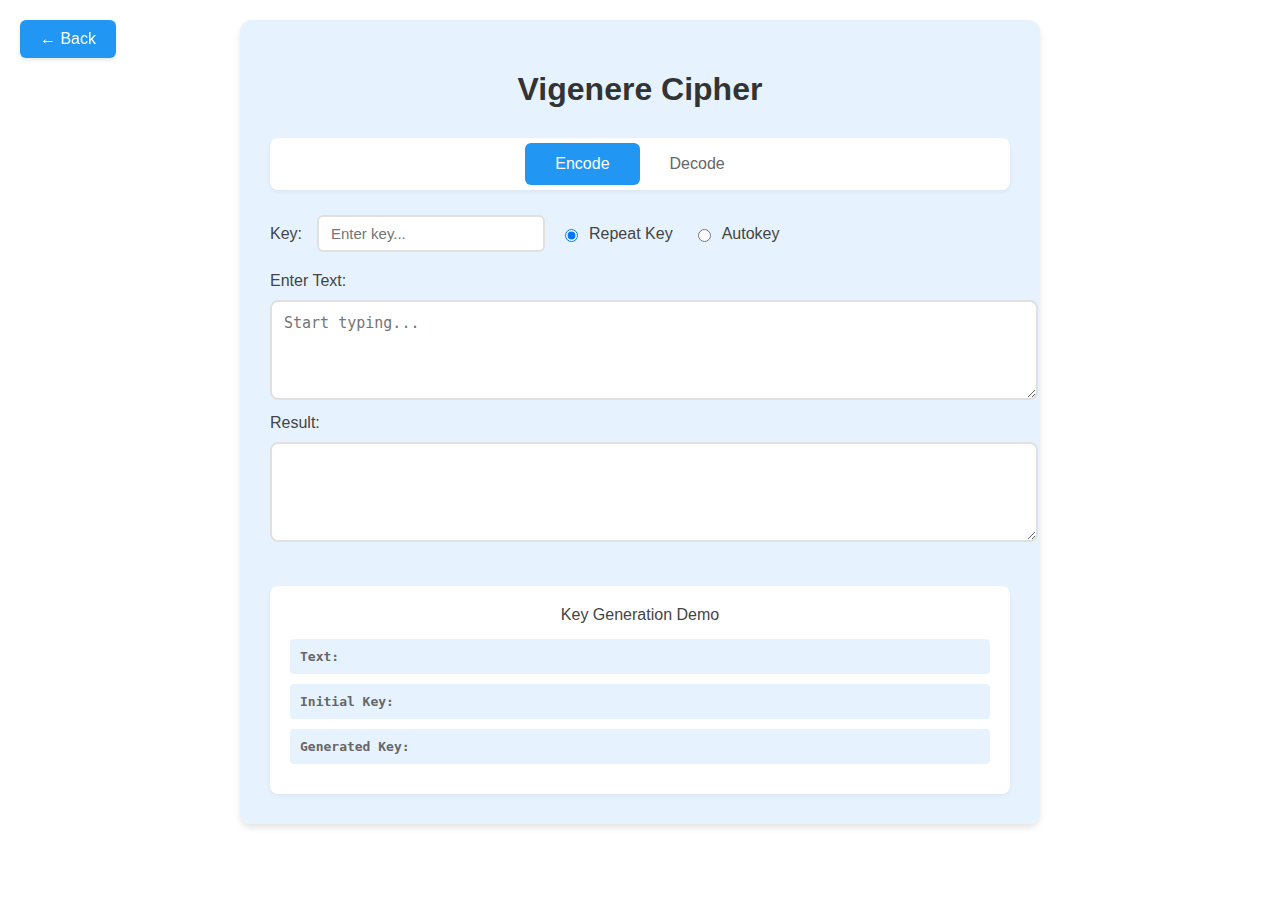
<file: pages/vigenere.html>
<!DOCTYPE html>
<html lang="en">
<head>
    <meta charset="UTF-8">
    <meta name="viewport" content="width=device-width, initial-scale=1.0">
    <link rel="stylesheet" href="../css/styles.css">
    <title>Vigenere Cipher</title>
    <style>
        :root {
            --primary-blue: #e6f3ff;
            --accent-blue: #2196F3;
            --hover-blue: #1976D2;
        }
        
        body {
            font-family: 'Segoe UI', Arial, sans-serif;
            max-width: 800px;
            margin: 0 auto;
            padding: 20px;
            background-color: #ffffff;
        }
        
        .container {
            background-color: var(--primary-blue);
            padding: 30px;
            border-radius: 12px;
            box-shadow: 0 4px 6px rgba(0, 0, 0, 0.1);
        }
        
        h1 {
            color: #333;
            text-align: center;
            margin-bottom: 30px;
        }
        
        .tab-container {
            display: flex;
            justify-content: center;
            margin-bottom: 25px;
            background: white;
            padding: 5px;
            border-radius: 8px;
            box-shadow: 0 2px 4px rgba(0, 0, 0, 0.05);
        }
        
        .tab {
            padding: 12px 30px;
            border: none;
            background: none;
            cursor: pointer;
            font-size: 16px;
            font-weight: 500;
            color: #666;
            border-radius: 6px;
            transition: all 0.3s ease;
        }
        
        .tab.active {
            background-color: var(--accent-blue);
            color: white;
        }
        
        textarea {
            width: 100%;
            margin: 10px 0;
            padding: 12px;
            border: 2px solid #e0e0e0;
            border-radius: 8px;
            resize: vertical;
            font-size: 15px;
            transition: border-color 0.3s ease;
            background: white;
        }
        
        textarea:focus {
            outline: none;
            border-color: var(--accent-blue);
        }
        
        .controls {
            margin: 20px 0;
            display: flex;
            gap: 15px;
            align-items: center;
            flex-wrap: wrap;
        }
        
        input[type="text"] {
            width: 200px;
            padding: 8px 12px;
            border: 2px solid #e0e0e0;
            border-radius: 6px;
            font-size: 15px;
            transition: border-color 0.3s ease;
        }
        
        input[type="text"]:focus {
            outline: none;
            border-color: var(--accent-blue);
        }

        .radio-group {
            display: flex;
            gap: 20px;
            align-items: center;
        }
        
        .radio-label {
            display: flex;
            align-items: center;
            gap: 8px;
            cursor: pointer;
        }
        
        label {
            font-weight: 500;
            color: #444;
        }
        
        .demo-container {
            margin-top: 30px;
            background: white;
            padding: 20px;
            border-radius: 8px;
            box-shadow: 0 2px 4px rgba(0, 0, 0, 0.05);
        }
        
        .demo-title {
            text-align: center;
            margin-bottom: 15px;
            color: #444;
            font-weight: 500;
        }

        .demo-text {
            font-family: monospace;
            margin: 10px 0;
            padding: 10px;
            background: var(--primary-blue);
            border-radius: 4px;
            color: var(--accent-blue);
        }

        .demo-label {
            font-weight: bold;
            color: #666;
            margin-right: 10px;
        }
    </style>
</head>
<body>
    <a href="../index.html" class="back-button">← Back</a>
    <div class="container">
        <h1>Vigenere Cipher</h1>
        <div class="tab-container">
            <button class="tab active" id="encodeTab">Encode</button>
            <button class="tab" id="decodeTab">Decode</button>
        </div>
        <div class="controls">
            <label for="key">Key:</label>
            <input type="text" id="key" placeholder="Enter key...">
            
            <div class="radio-group">
                <label class="radio-label">
                    <input type="radio" name="keyType" value="repeat" checked>
                    Repeat Key
                </label>
                <label class="radio-label">
                    <input type="radio" name="keyType" value="auto">
                    Autokey
                </label>
            </div>
        </div>
        <div>
            <label for="input">Enter Text:</label>
            <textarea id="input" rows="4" placeholder="Start typing..."></textarea>
        </div>
        <div>
            <label for="output">Result:</label>
            <textarea id="output" rows="4" readonly></textarea>
        </div>
        
        <div class="demo-container">
            <div class="demo-title">Key Generation Demo</div>
            <div id="demoContent">
                <div class="demo-text">
                    <span class="demo-label">Text:</span>
                    <span id="demoText"></span>
                </div>
                <div class="demo-text">
                    <span class="demo-label">Initial Key:</span>
                    <span id="demoInitialKey"></span>
                </div>
                <div class="demo-text">
                    <span class="demo-label">Generated Key:</span>
                    <span id="demoGeneratedKey"></span>
                </div>
            </div>
        </div>
    </div>
    <script src="../js/vigenere.js"></script>
</body>
</html>
</file>
<file: css/styles.css>
.back-button {
    position: fixed;
    top: 20px;
    left: 20px;
    padding: 10px 20px;
    background-color: var(--accent-blue);
    color: white;
    border: none;
    border-radius: 6px;
    cursor: pointer;
    font-weight: 500;
    text-decoration: none;
    transition: background-color 0.3s ease;
    box-shadow: 0 2px 4px rgba(0, 0, 0, 0.1);
}

.back-button:hover {
    background-color: var(--hover-blue);
}

.header {
    background: linear-gradient(135deg, #1e90ff, #4b6cb7);
    color: white;
    padding: 40px 20px;
    text-align: center;
    box-shadow: 0 2px 10px rgba(0,0,0,0.1);
}

.header h1 {
    font-size: 36px;
    margin-bottom: 10px;
}

.header p {
    font-size: 18px;
    opacity: 0.9;
}

/* Footer */
.footer {
    text-align: center;
    padding: 20px;
    background: #2c3e50;
    color: white;
    margin-top: 40px;
}
</file>
